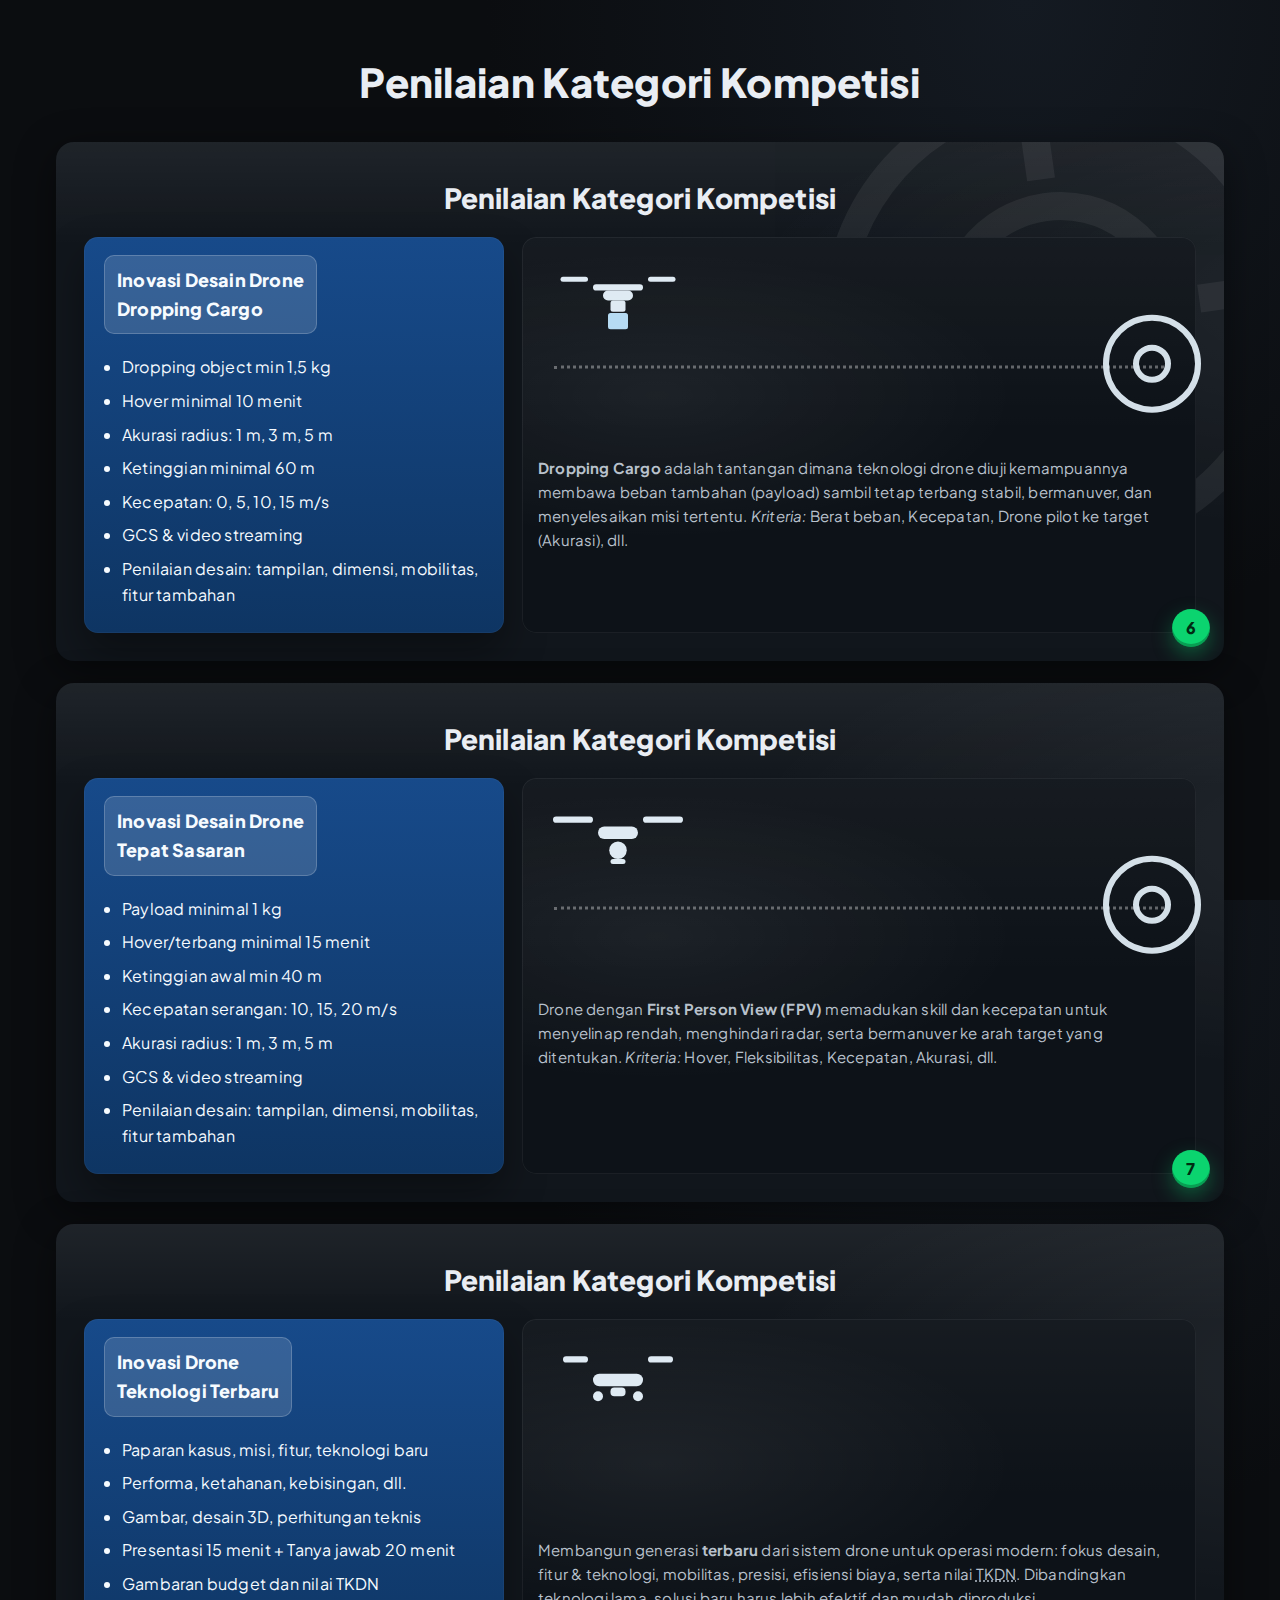
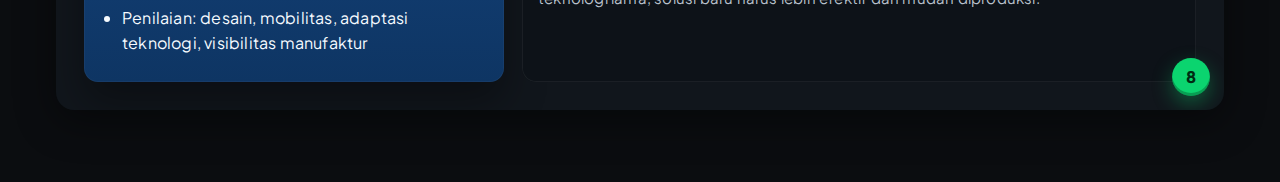
<file: info.html>
<!DOCTYPE html>
<html lang="id">
<head>
  <meta charset="utf-8" />
  <meta name="viewport" content="width=device-width, initial-scale=1" />
  <title>Penilaian Kategori Kompetisi</title>
  <link rel="preconnect" href="https://fonts.googleapis.com">
  <link rel="preconnect" href="https://fonts.gstatic.com" crossorigin>
  <link href="https://fonts.googleapis.com/css2?family=Plus+Jakarta+Sans:wght@400;600;700;800&display=swap" rel="stylesheet">
  <style>
    :root{
      --bg:#0b0d10;           /* warna latar */
      --panel:#0f1b2d;        /* biru gelap transparan */
      --panel-grad: linear-gradient(180deg, #174a8a 0%, #0e3563 100%);
      --panel-border: rgba(255,255,255,.14);
      --text:#e9edf3;         /* warna teks umum */
      --muted:#b8c1cc;        /* teks sekunder */
      --accent:#3aa3ff;       /* aksen */
      --badge:#0bd46f;        /* warna badge nomor */
      --card:#11161c;         /* latar kartu */
    }

    *{box-sizing:border-box}
    html,body{height:100%}
    body{
      margin:0;
      background: radial-gradient(70% 120% at 80% 0%, #141a22 0%, var(--bg) 60%), var(--bg);
      color:var(--text);
      font: 16px/1.6 "Plus Jakarta Sans", system-ui, -apple-system, Segoe UI, Roboto, Helvetica, Arial, sans-serif;
      letter-spacing:.2px;
    }

    .wrapper{max-width:1200px;margin:0 auto;padding:40px 16px 72px}

    .page-title{
      font-weight:800; font-size:clamp(22px, 3.4vw, 40px);
      text-align:center; margin:10px 0 28px;
      letter-spacing:.3px;
    }

    /* grid of cards */
    .grid{display:grid; gap:22px}
    @media (min-width: 920px){ .grid{ grid-template-columns: 1fr; } }

    /* each slide-like card */
    .card{
      position:relative;
      overflow:hidden;
      border-radius:18px;
      background:
        radial-gradient(1200px 400px at 120% 30%, rgba(255,255,255,.08) 0%, rgba(255,255,255,0) 60%),
        linear-gradient(180deg, rgba(255,255,255,.06), rgba(255,255,255,0) 20%),
        var(--card);
      box-shadow:0 10px 40px rgba(0,0,0,.45);
      padding: clamp(18px, 3vw, 28px);
      isolation:isolate;
    }

    /* big heading on each card */
    .card .heading{
      text-align:center; font-weight:800; font-size:clamp(18px, 2.6vw, 28px);
      margin:6px 0 16px;
    }

    .row{
      display:grid; align-items:stretch; gap:18px;
      grid-template-columns: minmax(280px, 420px) 1fr;
    }
    @media (max-width: 880px){ .row{ grid-template-columns: 1fr; } }

    /* left blue panel */
    .panel{
      position:relative;
      border-radius:14px;
      background: var(--panel-grad);
      color:#f6fbff;
      box-shadow: inset 0 0 0 1px rgba(255,255,255,.04), 0 20px 40px rgba(0,0,0,.35);
      padding:18px 18px 18px 20px;
    }
    .panel .panel-title{
      font-weight:800; font-size:clamp(15px, 1.6vw, 18px);
      background: rgba(255,255,255,.14);
      border: 1px solid rgba(255,255,255,.2);
      padding:10px 12px; border-radius:10px; display:inline-block; margin-bottom:10px;
    }
    .panel ul{ margin: 10px 0 0 0; padding:0 0 0 18px; }
    .panel li{ margin:8px 0; }

    /* right side: artwork + description */
    .art{
      position:relative; border-radius:14px; height:100%;
      background:
        radial-gradient(600px 240px at 20% 40%, rgba(255,255,255,.06), transparent 60%),
        linear-gradient(180deg, rgba(255,255,255,.04), rgba(255,255,255,0) 50%),
        #0d1218;
      box-shadow: inset 0 0 0 1px rgba(255,255,255,.06);
      padding:16px;
      display:grid; grid-template-rows:auto 1fr; gap:8px;
      min-height: 280px;
    }
    .art .canvas{ position:relative; flex:1; min-height:180px; }
    .art .desc{ color:var(--muted); font-size:15px; }

    /* simple iconography using inline SVG */
    .icon{ opacity:.95; }
    .icon svg{ display:block; width: clamp(80px, 16vw, 160px); height:auto; }

    /* dotted path and target */
    .dotted{ position:absolute; inset:auto 16px 16px 16px; height:100px; pointer-events:none; }
    .dotted .line{ position:absolute; top:50%; left:0; right:0; height:0; border-top:3px dotted rgba(255,255,255,.35); transform: translateY(-50%); }
    .target{ position:absolute; right:0; top:50%; transform: translate(40%, -50%); opacity:.9; }
    .target svg{ width: clamp(60px, 10vw, 120px); height:auto; }

    /* corner badge number */
    .badge{
      position:absolute; right:14px; bottom:14px; z-index:3;
      width:38px; height:38px; border-radius:999px;
      display:grid; place-items:center; font-weight:800; background:var(--badge); color:#002b12;
      box-shadow: 0 8px 20px rgba(11,212,111,.35), inset 0 -3px 0 rgba(0,0,0,.25);
    }

    /* subtle watermark fan (SVG background) */
    .watermark{
      position:absolute; inset:-20% -10% auto auto; opacity:.06; transform: rotate(-8deg);
      pointer-events:none; z-index:0;
    }
    .watermark svg{ width:560px; height:auto; }
  </style>
</head>
<body>
  <div class="wrapper">
    <h1 class="page-title">Penilaian Kategori Kompetisi</h1>

    <div class="grid">
      <!-- CARD 1: Dropping Cargo -->
      <section class="card" aria-labelledby="h1">
        <div class="watermark" aria-hidden="true">
          <!-- simple rotor watermark -->
          <svg viewBox="0 0 200 200" fill="none" xmlns="http://www.w3.org/2000/svg">
            <circle cx="100" cy="100" r="80" stroke="white" stroke-width="10"/>
            <circle cx="100" cy="100" r="40" stroke="white" stroke-width="10"/>
            <rect x="95" y="10" width="10" height="40" fill="white"/>
            <rect x="150" y="95" width="40" height="10" fill="white"/>
            <rect x="10" y="95" width="40" height="10" fill="white"/>
            <rect x="95" y="150" width="10" height="40" fill="white"/>
          </svg>
        </div>
        <h2 id="h1" class="heading">Penilaian Kategori Kompetisi</h2>
        <div class="row">
          <aside class="panel">
            <div class="panel-title">Inovasi Desain Drone<br>Dropping Cargo</div>
            <ul>
              <li>Dropping object min 1,5 kg</li>
              <li>Hover minimal 10 menit</li>
              <li>Akurasi radius: 1 m, 3 m, 5 m</li>
              <li>Ketinggian minimal 60 m</li>
              <li>Kecepatan: 0, 5, 10, 15 m/s</li>
              <li>GCS &amp; video streaming</li>
              <li>Penilaian desain: tampilan, dimensi, mobilitas, fitur tambahan</li>
            </ul>
          </aside>
          <div class="art">
            <div class="canvas">
              <div class="icon">
                <!-- drone delivery icon -->
                <svg viewBox="0 0 256 160" xmlns="http://www.w3.org/2000/svg">
                  <g fill="#EAF6FF">
                    <rect x="36" y="38" width="44" height="8" rx="4"/>
                    <rect x="176" y="38" width="44" height="8" rx="4"/>
                    <rect x="88" y="50" width="80" height="10" rx="5"/>
                    <rect x="104" y="60" width="48" height="16" rx="8"/>
                    <rect x="116" y="76" width="24" height="18" rx="4"/>
                    <!-- box -->
                    <rect x="112" y="96" width="32" height="26" rx="4" fill="#bfe6ff"/>
                  </g>
                </svg>
              </div>
              <div class="dotted" aria-hidden="true">
                <div class="line"></div>
                <div class="target">
                  <svg viewBox="0 0 120 120" xmlns="http://www.w3.org/2000/svg">
                    <circle cx="60" cy="60" r="46" stroke="#EAF6FF" stroke-width="6" fill="none"/>
                    <circle cx="60" cy="60" r="16" stroke="#EAF6FF" stroke-width="6" fill="none"/>
                  </svg>
                </div>
              </div>
            </div>
            <p class="desc"><strong>Dropping Cargo</strong> adalah tantangan dimana teknologi drone diuji kemampuannya membawa beban tambahan (payload) sambil tetap terbang stabil, bermanuver, dan menyelesaikan misi tertentu. <em>Kriteria:</em> Berat beban, Kecepatan, Drone pilot ke target (Akurasi), dll.</p>
          </div>
        </div>
        <div class="badge" aria-label="Slide 6">6</div>
      </section>

      <!-- CARD 2: Tepat Sasaran -->
      <section class="card" aria-labelledby="h2">
        <h2 id="h2" class="heading">Penilaian Kategori Kompetisi</h2>
        <div class="row">
          <aside class="panel">
            <div class="panel-title">Inovasi Desain Drone<br>Tepat Sasaran</div>
            <ul>
              <li>Payload minimal 1 kg</li>
              <li>Hover/terbang minimal 15 menit</li>
              <li>Ketinggian awal min 40 m</li>
              <li>Kecepatan serangan: 10, 15, 20 m/s</li>
              <li>Akurasi radius: 1 m, 3 m, 5 m</li>
              <li>GCS &amp; video streaming</li>
              <li>Penilaian desain: tampilan, dimensi, mobilitas, fitur tambahan</li>
            </ul>
          </aside>
          <div class="art">
            <div class="canvas">
              <div class="icon">
                <!-- fpv drone icon -->
                <svg viewBox="0 0 256 160" xmlns="http://www.w3.org/2000/svg">
                  <g fill="#EAF6FF">
                    <rect x="24" y="36" width="64" height="10" rx="5"/>
                    <rect x="168" y="36" width="64" height="10" rx="5"/>
                    <rect x="96" y="52" width="64" height="20" rx="10"/>
                    <circle cx="128" cy="90" r="14"/>
                    <rect x="116" y="104" width="24" height="8" rx="4"/>
                  </g>
                </svg>
              </div>
              <div class="dotted" aria-hidden="true">
                <div class="line"></div>
                <div class="target">
                  <svg viewBox="0 0 120 120" xmlns="http://www.w3.org/2000/svg">
                    <circle cx="60" cy="60" r="46" stroke="#EAF6FF" stroke-width="6" fill="none"/>
                    <circle cx="60" cy="60" r="16" stroke="#EAF6FF" stroke-width="6" fill="none"/>
                  </svg>
                </div>
              </div>
            </div>
            <p class="desc">Drone dengan <strong>First Person View (FPV)</strong> memadukan skill dan kecepatan untuk menyelinap rendah, menghindari radar, serta bermanuver ke arah target yang ditentukan. <em>Kriteria:</em> Hover, Fleksibilitas, Kecepatan, Akurasi, dll.</p>
          </div>
        </div>
        <div class="badge" aria-label="Slide 7">7</div>
      </section>

      <!-- CARD 3: Teknologi Terbaru -->
      <section class="card" aria-labelledby="h3">
        <h2 id="h3" class="heading">Penilaian Kategori Kompetisi</h2>
        <div class="row">
          <aside class="panel">
            <div class="panel-title">Inovasi Drone<br>Teknologi Terbaru</div>
            <ul>
              <li>Paparan kasus, misi, fitur, teknologi baru</li>
              <li>Performa, ketahanan, kebisingan, dll.</li>
              <li>Gambar, desain 3D, perhitungan teknis</li>
              <li>Presentasi 15 menit + Tanya jawab 20 menit</li>
              <li>Gambaran budget dan nilai TKDN</li>
              <li>Penilaian: desain, mobilitas, adaptasi teknologi, visibilitas manufaktur</li>
            </ul>
          </aside>
          <div class="art">
            <div class="canvas">
              <div class="icon">
                <!-- modern quad icon -->
                <svg viewBox="0 0 256 160" xmlns="http://www.w3.org/2000/svg">
                  <g fill="#EAF6FF">
                    <rect x="40" y="34" width="40" height="10" rx="5"/>
                    <rect x="176" y="34" width="40" height="10" rx="5"/>
                    <rect x="88" y="62" width="80" height="20" rx="10"/>
                    <rect x="116" y="84" width="24" height="14" rx="6"/>
                    <circle cx="96" cy="98" r="8"/>
                    <circle cx="160" cy="98" r="8"/>
                  </g>
                </svg>
              </div>
            </div>
            <p class="desc">Membangun generasi <strong>terbaru</strong> dari sistem drone untuk operasi modern: fokus desain, fitur &amp; teknologi, mobilitas, presisi, efisiensi biaya, serta nilai <abbr title="Tingkat Komponen Dalam Negeri">TKDN</abbr>. Dibandingkan teknologi lama, solusi baru harus lebih efektif dan mudah diproduksi.</p>
          </div>
        </div>
        <div class="badge" aria-label="Slide 8">8</div>
      </section>
    </div>
  </div>
</body>
</html>
</file>
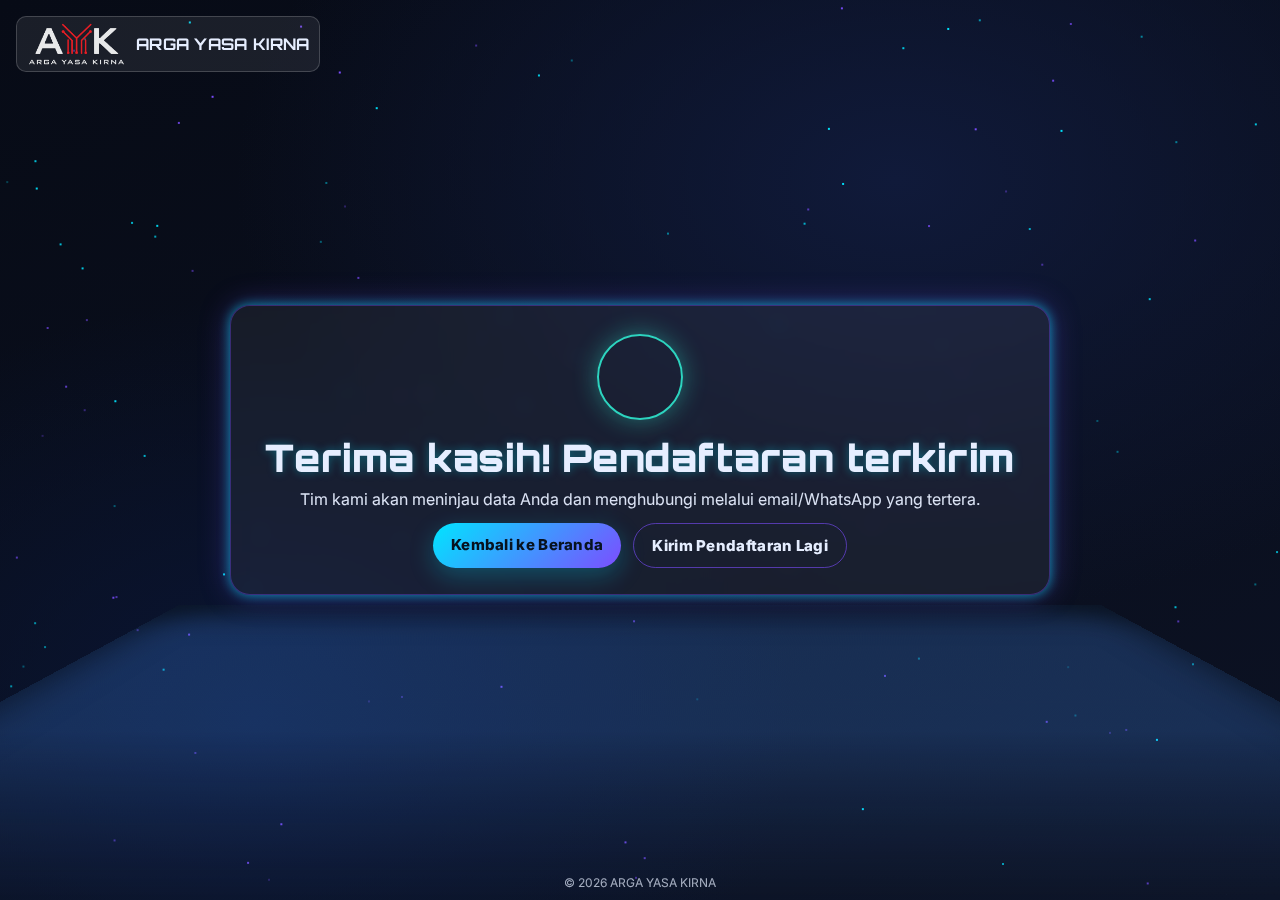
<file: terima-kasih.html>
<!DOCTYPE html>
<html lang="id">
<head>
  <meta charset="utf-8">
  <meta name="viewport" content="width=device-width,initial-scale=1">
  <title>Terima Kasih!</title>
  <link rel="preconnect" href="https://fonts.googleapis.com" crossorigin>
  <link href="https://fonts.googleapis.com/css2?family=Orbitron:wght@500;700;900&family=Inter:wght@400;600;800&display=swap" rel="stylesheet">
  <style>
    :root{
      --bg1:#070b16; --bg2:#0c1224;
      --accent:#00e5ff; --accent2:#7c4dff; --ok:#2dd4bf;
      --txt:#e6eeff;
      --glow: 0 0 12px rgba(0,229,255,.6), 0 0 30px rgba(124,77,255,.35);
    }
    *{box-sizing:border-box}
    html,body{height:100%}
    body{
      margin:0; color:var(--txt);
      background: radial-gradient(1200px 800px at 70% 20%, #101a3a 0%, transparent 55%),
                  radial-gradient(900px 700px at 20% 80%, #0a1533 0%, transparent 60%),
                  linear-gradient(160deg, var(--bg1), var(--bg2));
      font-family:'Inter',system-ui,-apple-system,Segoe UI,Roboto,Helvetica,Arial,sans-serif;
      overflow:hidden;
    }

    /* Starfield canvas */
    canvas#stars{position:fixed;inset:0;z-index:0}

    /* Neon grid floor */
    .grid{
      position:fixed;left:0;right:0;bottom:-8vh;height:60vh;z-index:1;
      background:
        linear-gradient(transparent 0%, rgba(0,229,255,.1) 1%) 0 0/100% 14px,
        linear-gradient(90deg, transparent 0%, rgba(124,77,255,.14) 1%) 0 0/14px 100%;
      transform: perspective(600px) rotateX(60deg);
      box-shadow: inset 0 40px 80px rgba(0,0,0,.6);
      mask-image: linear-gradient(to top, transparent, black 40%);
    }

    /* Card */
    .wrap{
      position:relative; z-index:2; height:100%;
      display:flex; align-items:center; justify-content:center; padding:24px;
    }
    .card{
      width:min(820px,92vw);
      border-radius:20px; padding:28px 24px 26px;
      background: rgba(255,255,255,.06);
      backdrop-filter: blur(8px);
      border:1px solid rgba(124,77,255,.35);
      box-shadow: var(--glow);
      animation: pop .6s ease both;
      text-align:center;
    }
    @keyframes pop{ from{ transform:translateY(10px) scale(.98); opacity:0 } to{ transform:none; opacity:1 } }

    .check{
      width:86px;height:86px;margin:0 auto 14px;border-radius:50%;
      border:2px solid var(--ok); display:grid; place-items:center;
      box-shadow: 0 0 24px rgba(45,212,191,.45);
    }
    .check svg{ width:52px; height:52px; fill:none; stroke:var(--ok); stroke-width:6; stroke-linecap:round; stroke-linejoin:round; }
    .check svg path{ stroke-dasharray: 150; stroke-dashoffset:150; animation: dash 1s .15s ease forwards; }
    @keyframes dash{ to{ stroke-dashoffset:0 } }

    h1{
      font-family:'Orbitron', sans-serif;
      font-weight:900; letter-spacing:.5px; margin:6px 0 8px; font-size: clamp(26px, 3.3vw, 38px);
      text-shadow: 0 0 10px rgba(0,229,255,.35);
    }
    p.lead{ margin:0 0 14px; opacity:.95; font-size: clamp(14px, 2vw, 16px); }

    .info{
      margin: 10px auto 18px; padding:10px 12px; width: fit-content;
      background: rgba(0,229,255,.08); border:1px solid rgba(0,229,255,.35);
      border-radius:12px; font-size:14px;
    }

    .btns{ display:flex; gap:12px; justify-content:center; flex-wrap:wrap; }
    .btn{
      border:none; cursor:pointer; text-decoration:none;
      padding: 12px 18px; border-radius:999px; font-weight:800;
      letter-spacing:.3px; font-size:15px; transition: transform .15s ease, box-shadow .15s ease, opacity .15s ease;
      color:#07121f; background: linear-gradient(135deg, var(--accent), var(--accent2));
      box-shadow: 0 8px 24px rgba(0,229,255,.25);
    }
    .btn:hover{ transform: translateY(-1px); box-shadow:0 12px 28px rgba(124,77,255,.3); }
    .btn-outline{
      background:transparent; color:var(--txt);
      border:1.5px solid rgba(124,77,255,.6);
      box-shadow:none;
    }
    .btn-outline:hover{ background:rgba(124,77,255,.1); }

    .brand{
      position:fixed; top:16px; left:16px; z-index:2;
      display:inline-flex; align-items:center; gap:10px; padding:6px 10px;
      background: rgba(255,255,255,.08); border:1px solid rgba(255,255,255,.18); border-radius:10px;
      text-decoration:none; color:var(--txt);
    }
    .brand img{ height:42px; }
    .brand span{ font-family:'Orbitron',sans-serif; font-weight:700; letter-spacing:.3px; }

    footer{
      position:fixed; bottom:10px; left:0; right:0; z-index:2;
      text-align:center; font-size:12px; opacity:.7;
    }
  </style>
</head>
<body>
  <canvas id="stars"></canvas>
  <div class="grid"></div>

  <a class="brand" href="index.html" aria-label="Kembali ke Home">
    <img src="img/Logo3.png" alt="Logo">
    <span>ARGA YASA KIRNA</span>
  </a>

  <div class="wrap">
    <div class="card">
      <div class="check" aria-hidden="true">
        <svg viewBox="0 0 64 64"><path d="M16 33 L28 45 L50 22"/></svg>
      </div>
      <h1>Terima kasih! Pendaftaran terkirim</h1>
      <p class="lead">Tim kami akan meninjau data Anda dan menghubungi melalui email/WhatsApp yang tertera.</p>
       <div class="btns">
        <a class="btn" href="index.html">Kembali ke Beranda</a>
        <a class="btn btn-outline" href="pendaftaran.html">Kirim Pendaftaran Lagi</a>
      </div>
    </div>
  </div>

  <footer>© <span id="y"></span> ARGA YASA KIRNA</footer>

  <script>
    // Tahun footer
    document.getElementById('y').textContent = new Date().getFullYear();

    // Starfield sederhana
    const canvas = document.getElementById('stars');
    const ctx = canvas.getContext('2d');
    let w, h, stars = [];
    function resize(){
      w = canvas.width  = window.innerWidth;
      h = canvas.height = window.innerHeight;
      makeStars();
    }
    function makeStars(){
      const count = Math.min(220, Math.floor(w*h/9000));
      stars = Array.from({length: count}, () => ({
        x: Math.random()*w,
        y: Math.random()*h,
        z: Math.random()*1.5 + .2,
        a: Math.random()*.8 + .2
      }));
    }
    function tick(){
      ctx.clearRect(0,0,w,h);
      for(const s of stars){
        s.y += s.z; if(s.y>h) s.y = 0, s.x = Math.random()*w;
        ctx.globalAlpha = s.a;
        ctx.fillStyle = Math.random()<.5 ? '#00e5ff' : '#7c4dff';
        ctx.fillRect(s.x, s.y, 2, 2);
      }
      requestAnimationFrame(tick);
    }
    window.addEventListener('resize', resize);
    resize(); tick();
  </script>
</body>
</html>
</file>
